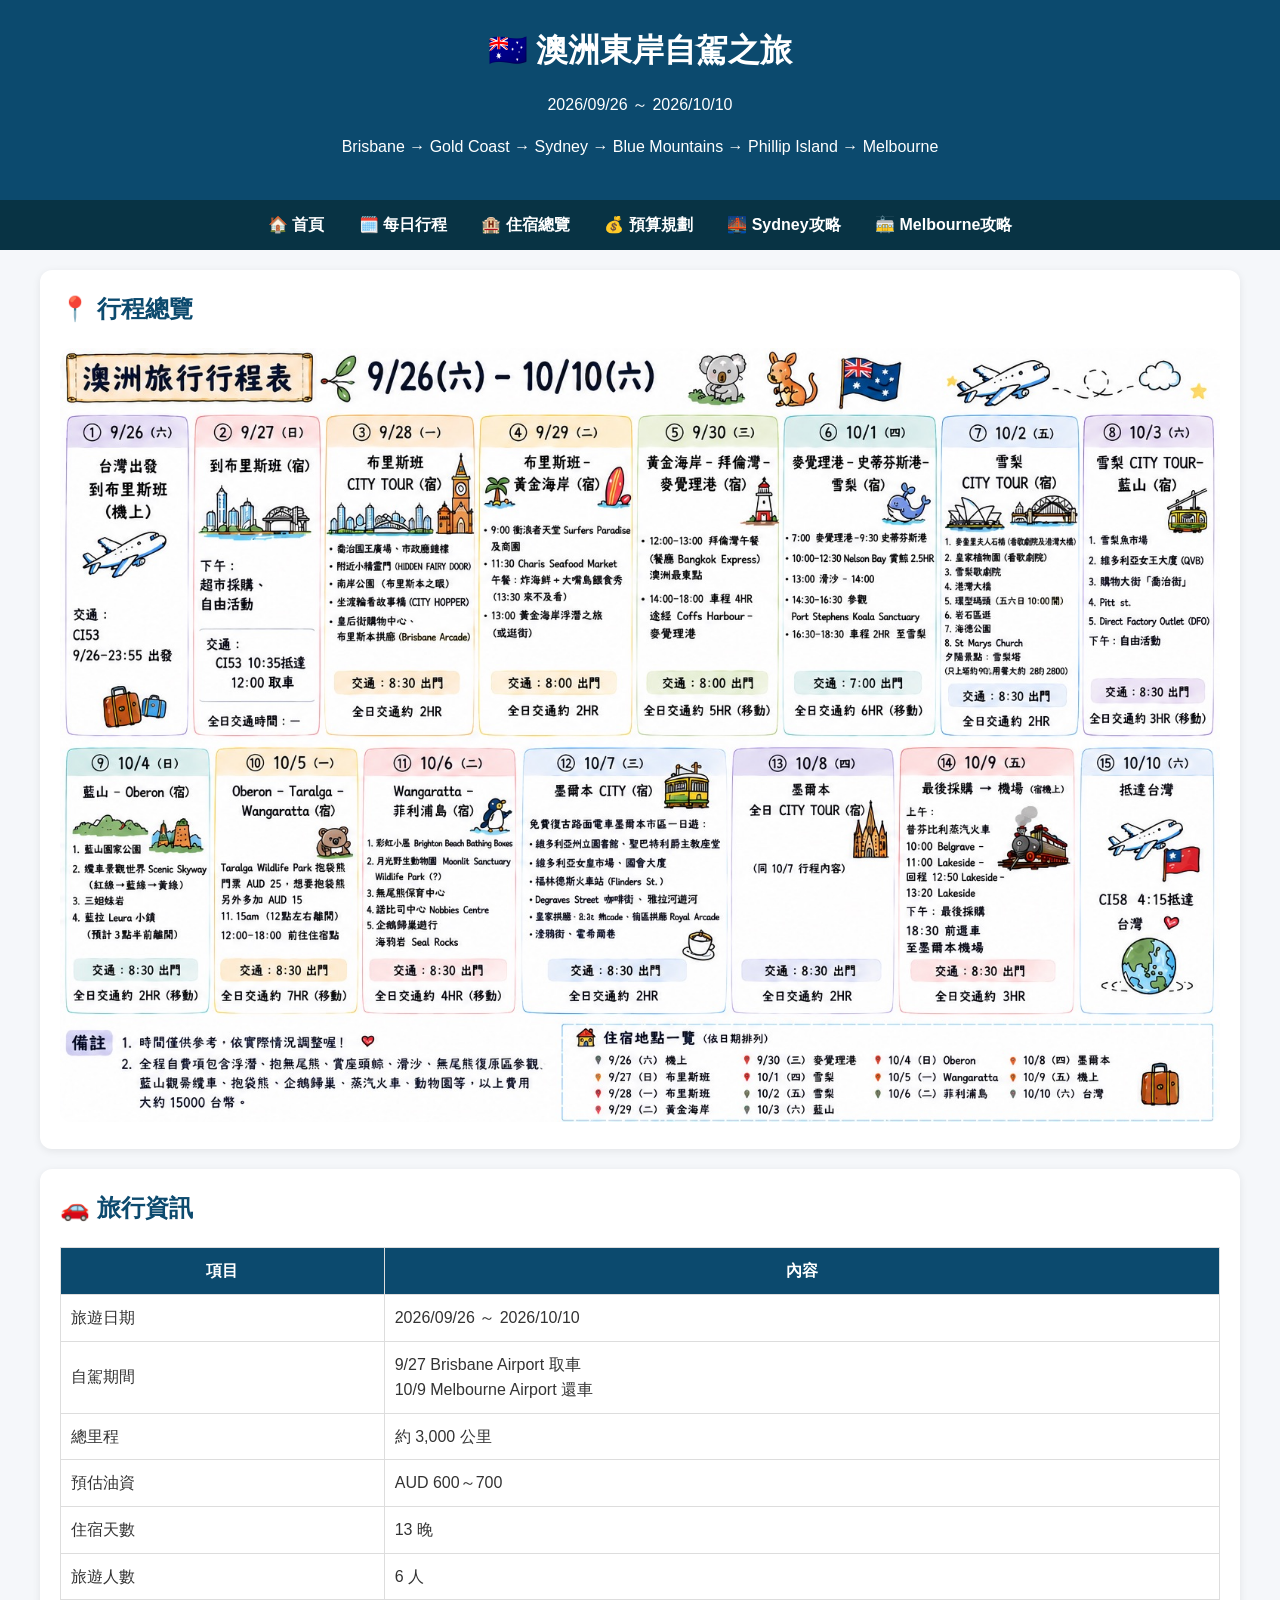
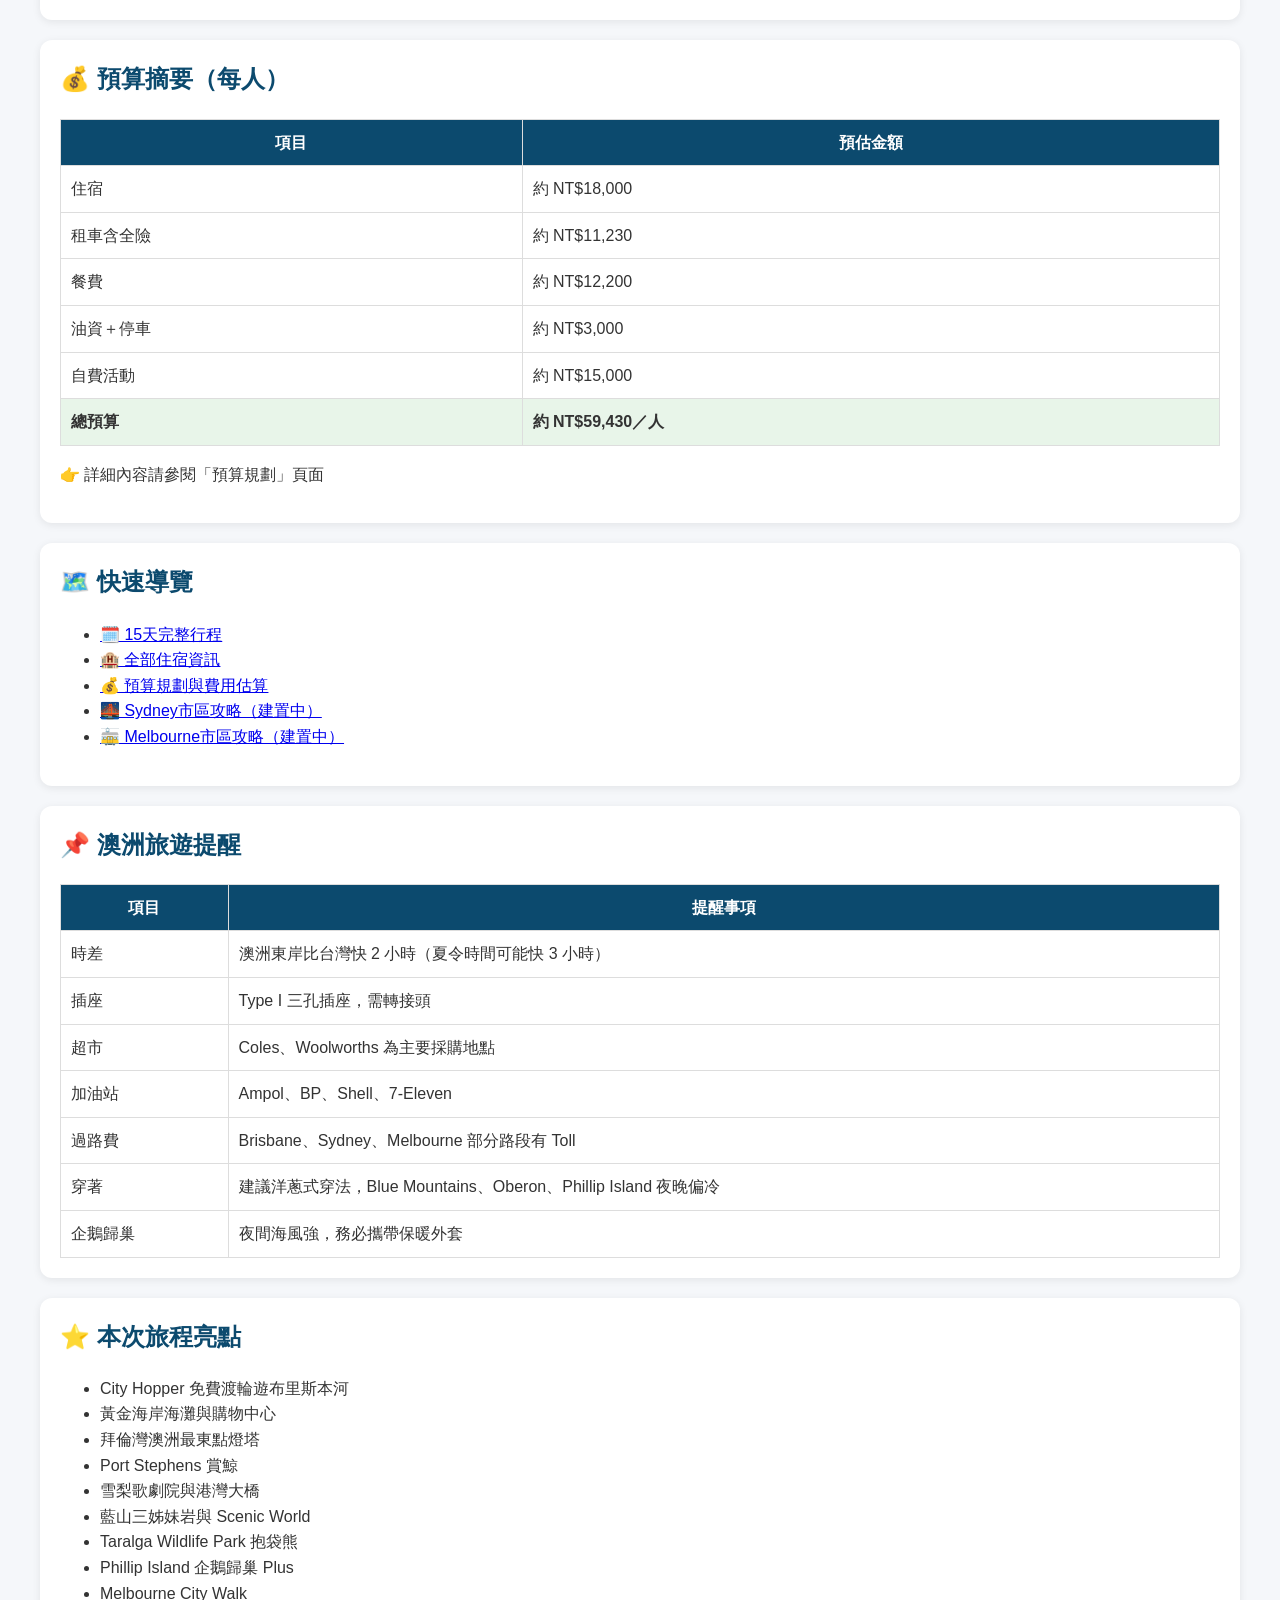
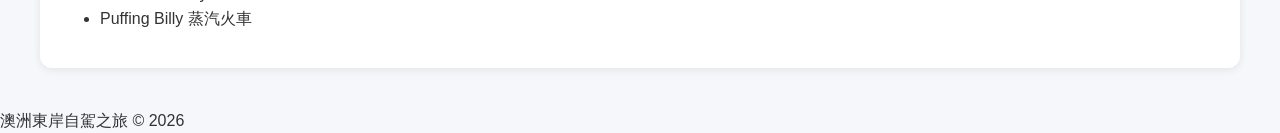
<file: index.html>
<!DOCTYPE html>

<html lang="zh-TW">

<head>
<meta charset="UTF-8">
<meta name="viewport" content="width=device-width, initial-scale=1.0">

<title>🇦🇺 澳洲東岸自駕之旅</title>

<link rel="stylesheet" href="css/style.css">

</head>

<body>

<header>
<h1>🇦🇺 澳洲東岸自駕之旅</h1>
<p>2026/09/26 ～ 2026/10/10</p>
<p>Brisbane → Gold Coast → Sydney → Blue Mountains → Phillip Island → Melbourne</p>
</header>

<nav>
<a href="index.html">🏠 首頁</a>
<a href="itinerary.html">🗓️ 每日行程</a>
<a href="hotels.html">🏨 住宿總覽</a>
<a href="budget.html">💰 預算規劃</a>
<a href="sydney.html">🌉 Sydney攻略</a>
<a href="melbourne.html">🚋 Melbourne攻略</a>
</nav>

<div class="container">

<div class="card">

<h2>📍 行程總覽</h2>

<img src="australia-itinerary.jpg"
alt="澳洲東岸自駕之旅"
style="width:100%;border-radius:12px;">

</div>

<div class="card">

<h2>🚗 旅行資訊</h2>

<table>

<tr>
<th>項目</th>
<th>內容</th>
</tr>

<tr>
<td>旅遊日期</td>
<td>2026/09/26 ～ 2026/10/10</td>
</tr>

<tr>
<td>自駕期間</td>
<td>9/27 Brisbane Airport 取車<br>10/9 Melbourne Airport 還車</td>
</tr>

<tr>
<td>總里程</td>
<td>約 3,000 公里</td>
</tr>

<tr>
<td>預估油資</td>
<td>AUD 600～700</td>
</tr>

<tr>
<td>住宿天數</td>
<td>13 晚</td>
</tr>

<tr>
<td>旅遊人數</td>
<td>6 人</td>
</tr>

</table>

</div>

<div class="card">

<h2>💰 預算摘要（每人）</h2>

<table>

<tr>
<th>項目</th>
<th>預估金額</th>
</tr>

<tr>
<td>住宿</td>
<td>約 NT$18,000</td>
</tr>

<tr>
<td>租車含全險</td>
<td>約 NT$11,230</td>
</tr>

<tr>
<td>餐費</td>
<td>約 NT$12,200</td>
</tr>

<tr>
<td>油資＋停車</td>
<td>約 NT$3,000</td>
</tr>

<tr>
<td>自費活動</td>
<td>約 NT$15,000</td>
</tr>

<tr style="background:#e8f5e9;font-weight:bold;">
<td>總預算</td>
<td>約 NT$59,430／人</td>
</tr>

</table>

<p>
👉 詳細內容請參閱「預算規劃」頁面
</p>

</div>

<div class="card">

<h2>🗺️ 快速導覽</h2>

<ul>
<li><a href="itinerary.html">🗓️ 15天完整行程</a></li>
<li><a href="hotels.html">🏨 全部住宿資訊</a></li>
<li><a href="budget.html">💰 預算規劃與費用估算</a></li>
<li><a href="sydney.html">🌉 Sydney市區攻略（建置中）</a></li>
<li><a href="melbourne.html">🚋 Melbourne市區攻略（建置中）</a></li>
</ul>

</div>
<div class="card">

<h2>📌 澳洲旅遊提醒</h2>

<table>

<tr>
<th>項目</th>
<th>提醒事項</th>
</tr>

<tr>
<td>時差</td>
<td>澳洲東岸比台灣快 2 小時（夏令時間可能快 3 小時）</td>
</tr>

<tr>
<td>插座</td>
<td>Type I 三孔插座，需轉接頭</td>
</tr>

<tr>
<td>超市</td>
<td>Coles、Woolworths 為主要採購地點</td>
</tr>

<tr>
<td>加油站</td>
<td>Ampol、BP、Shell、7-Eleven</td>
</tr>

<tr>
<td>過路費</td>
<td>Brisbane、Sydney、Melbourne 部分路段有 Toll</td>
</tr>

<tr>
<td>穿著</td>
<td>建議洋蔥式穿法，Blue Mountains、Oberon、Phillip Island 夜晚偏冷</td>
</tr>

<tr>
<td>企鵝歸巢</td>
<td>夜間海風強，務必攜帶保暖外套</td>
</tr>

</table>

</div>
  
<div class="card">

<h2>⭐ 本次旅程亮點</h2>

<ul>
<li>City Hopper 免費渡輪遊布里斯本河</li>
<li>黃金海岸海灘與購物中心</li>
<li>拜倫灣澳洲最東點燈塔</li>
<li>Port Stephens 賞鯨</li>
<li>雪梨歌劇院與港灣大橋</li>
<li>藍山三姊妹岩與 Scenic World</li>
<li>Taralga Wildlife Park 抱袋熊</li>
<li>Phillip Island 企鵝歸巢 Plus</li>
<li>Melbourne City Walk</li>
<li>Puffing Billy 蒸汽火車</li>
</ul>

</div>

</div>

<footer>
澳洲東岸自駕之旅 © 2026
</footer>

</body>

</html>
</file>
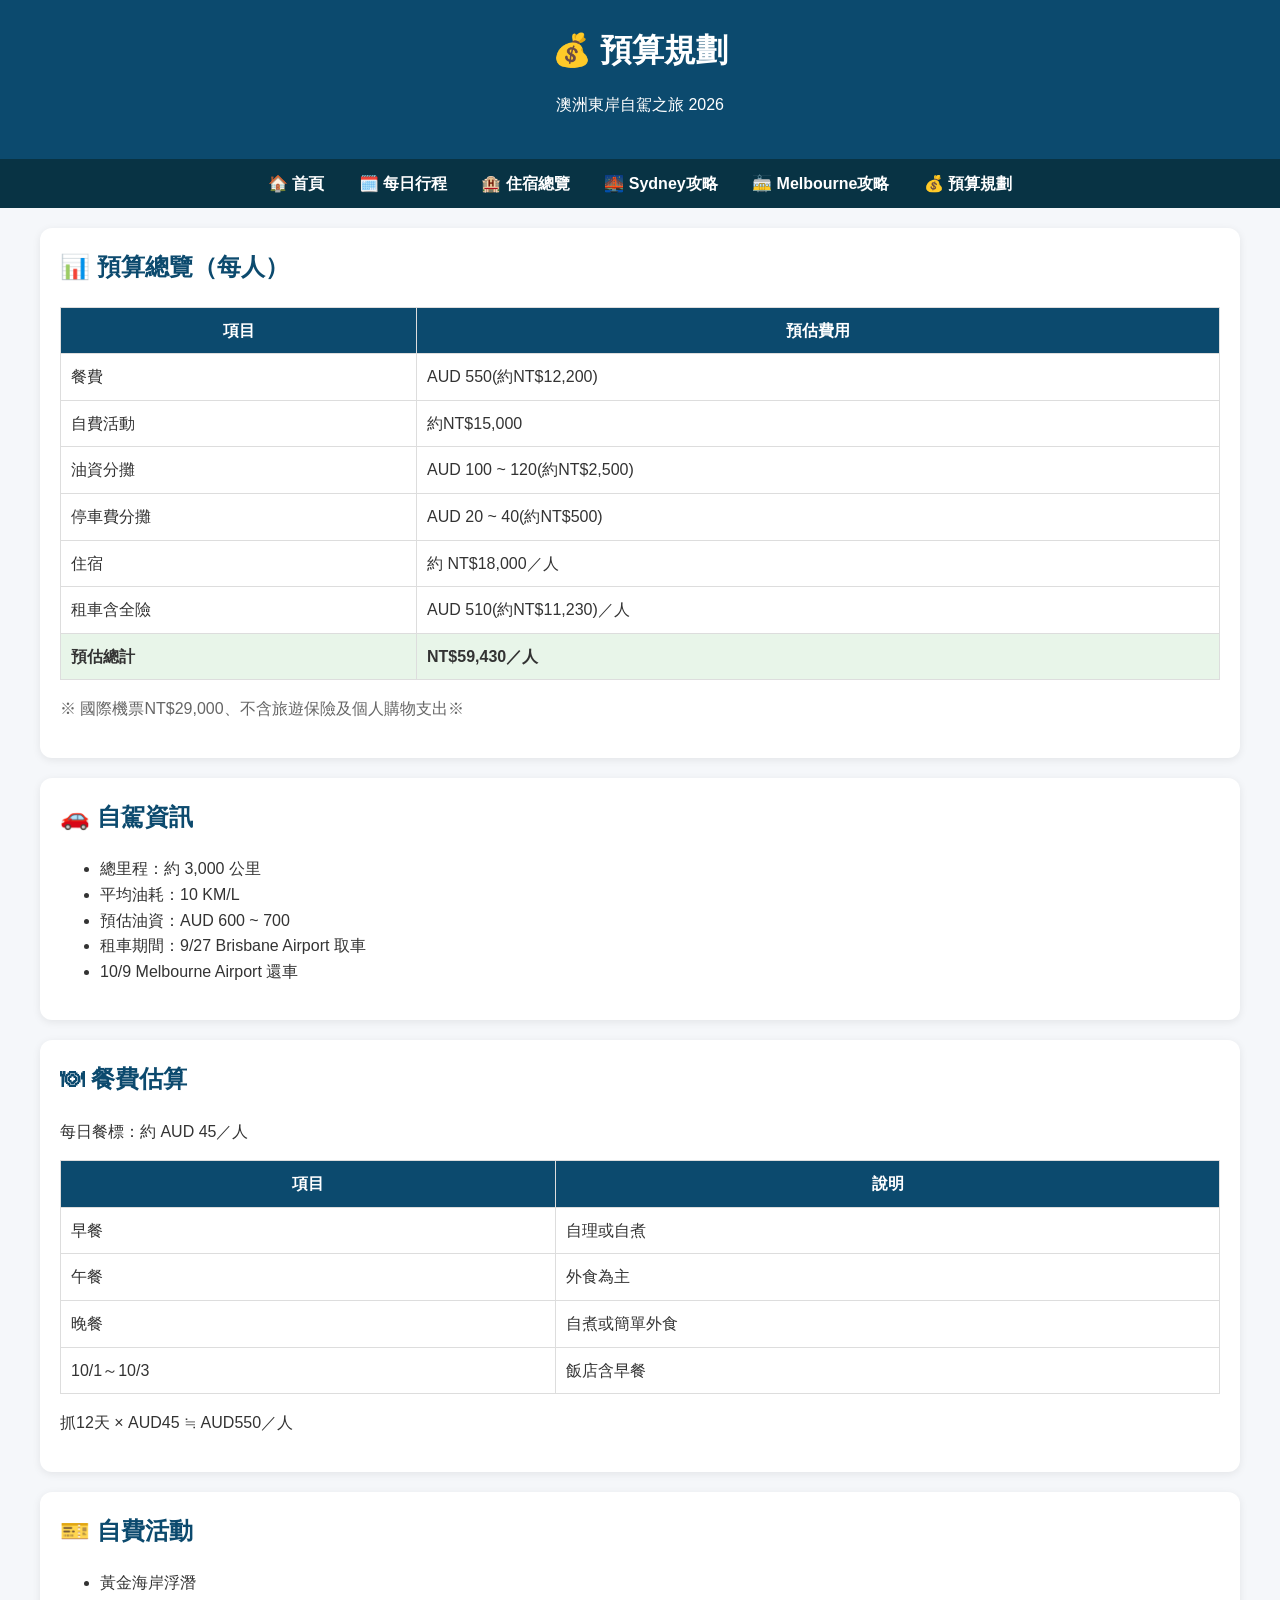
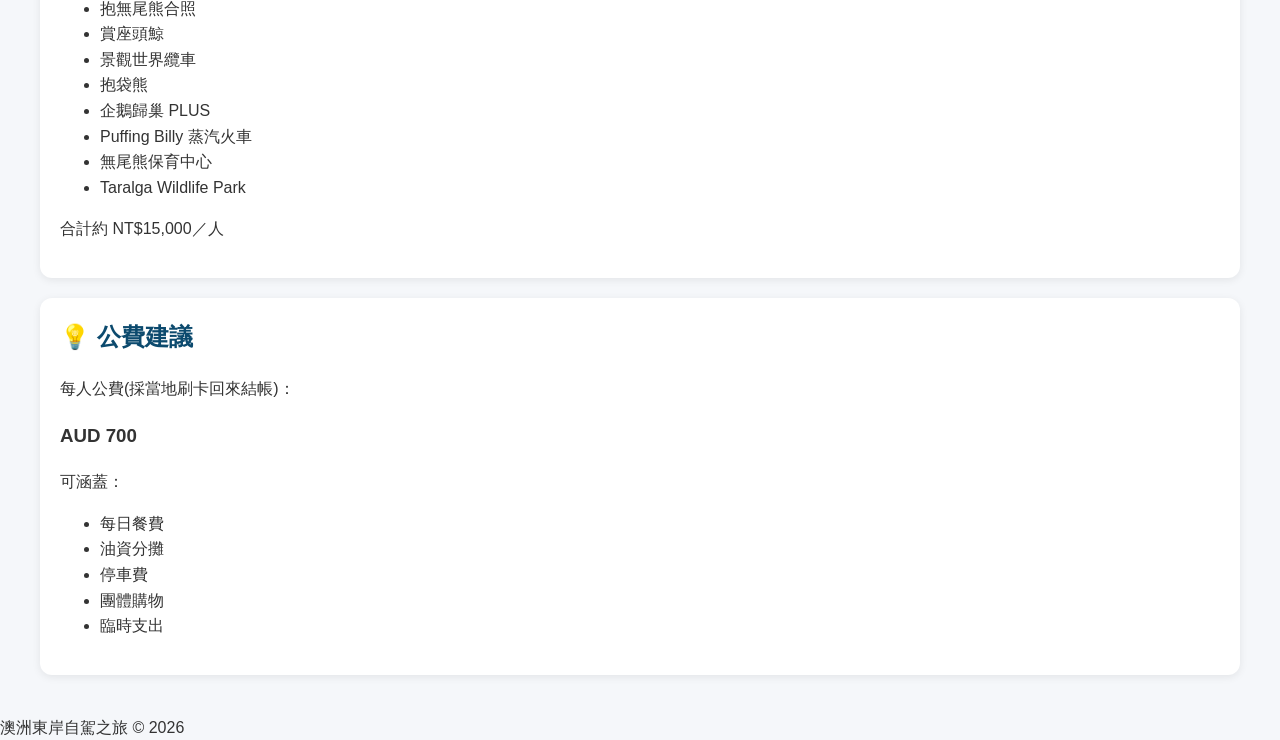
<file: budget.html>
<!DOCTYPE html>
<html lang="zh-TW">

<head>
<meta charset="UTF-8">
<meta name="viewport" content="width=device-width, initial-scale=1.0">

<title>預算規劃｜澳洲東岸自駕之旅</title>

<link rel="stylesheet" href="css/style.css">

</head>

<body>

<header>
<h1>💰 預算規劃</h1>
<p>澳洲東岸自駕之旅 2026</p>
</header>

<nav>
<a href="index.html">🏠 首頁</a>
<a href="itinerary.html">🗓️ 每日行程</a>
<a href="hotels.html">🏨 住宿總覽</a>
<a href="sydney.html">🌉 Sydney攻略</a>
<a href="melbourne.html">🚋 Melbourne攻略</a>
<a href="budget.html">💰 預算規劃</a>
</nav>

<div class="container">

<div class="card">

<h2>📊 預算總覽（每人）</h2>

<table>
<tr>
<th>項目</th>
<th>預估費用</th>
</tr>

<tr>
<td>餐費</td>
<td>AUD 550(約NT$12,200)</td>
</tr>

<tr>
<td>自費活動</td>
<td>約NT$15,000</td>
</tr>

<tr>
<td>油資分攤</td>
<td>AUD 100 ~ 120(約NT$2,500)</td>
</tr>

<tr>
<td>停車費分攤</td>
<td>AUD 20 ~ 40(約NT$500)</td>
</tr>

<tr>
<td>住宿</td>
<td>約 NT$18,000／人</td>
</tr>

<tr>
<td>租車含全險</td>
<td>AUD 510(約NT$11,230)／人</td>
</tr>
  
<tr style="background:#e8f5e9;font-weight:bold;">
<td>預估總計</td>
<td>NT$59,430／人</td>
  
</tr>

</table>
  
<p style="color:#666;">
※ 國際機票NT$29,000、不含旅遊保險及個人購物支出※
</p>

</div>

<div class="card">

<h2>🚗 自駕資訊</h2>

<ul>
<li>總里程：約 3,000 公里</li>
<li>平均油耗：10 KM/L</li>
<li>預估油資：AUD 600 ~ 700</li>
<li>租車期間：9/27 Brisbane Airport 取車</li>
<li>10/9 Melbourne Airport 還車</li>
</ul>

</div>

<div class="card">

<h2>🍽 餐費估算</h2>

<p>每日餐標：約 AUD 45／人</p>

<table>

<tr>
<th>項目</th>
<th>說明</th>
</tr>

<tr>
<td>早餐</td>
<td>自理或自煮</td>
</tr>

<tr>
<td>午餐</td>
<td>外食為主</td>
</tr>

<tr>
<td>晚餐</td>
<td>自煮或簡單外食</td>
</tr>

<tr>
<td>10/1～10/3</td>
<td>飯店含早餐</td>
</tr>

</table>

<p>
抓12天 × AUD45 ≒ AUD550／人
</p>

</div>

<div class="card">

<h2>🎫 自費活動</h2>

<ul>
<li>黃金海岸浮潛</li>
<li>抱無尾熊合照</li>
<li>賞座頭鯨</li>
<li>景觀世界纜車</li>
<li>抱袋熊</li>
<li>企鵝歸巢 PLUS</li>
<li>Puffing Billy 蒸汽火車</li>
<li>無尾熊保育中心</li>
<li>Taralga Wildlife Park</li>
</ul>

<p>
合計約 NT$15,000／人
</p>

</div>

<div class="card">

<h2>💡 公費建議</h2>

<p>
每人公費(採當地刷卡回來結帳)：
</p>

<h3>
AUD 700
</h3>

<p>
可涵蓋：
</p>

<ul>
<li>每日餐費</li>
<li>油資分攤</li>
<li>停車費</li>
<li>團體購物</li>
<li>臨時支出</li>
</ul>

</div>

</div>

<footer>
澳洲東岸自駕之旅 © 2026
</footer>

</body>
</html>
</file>
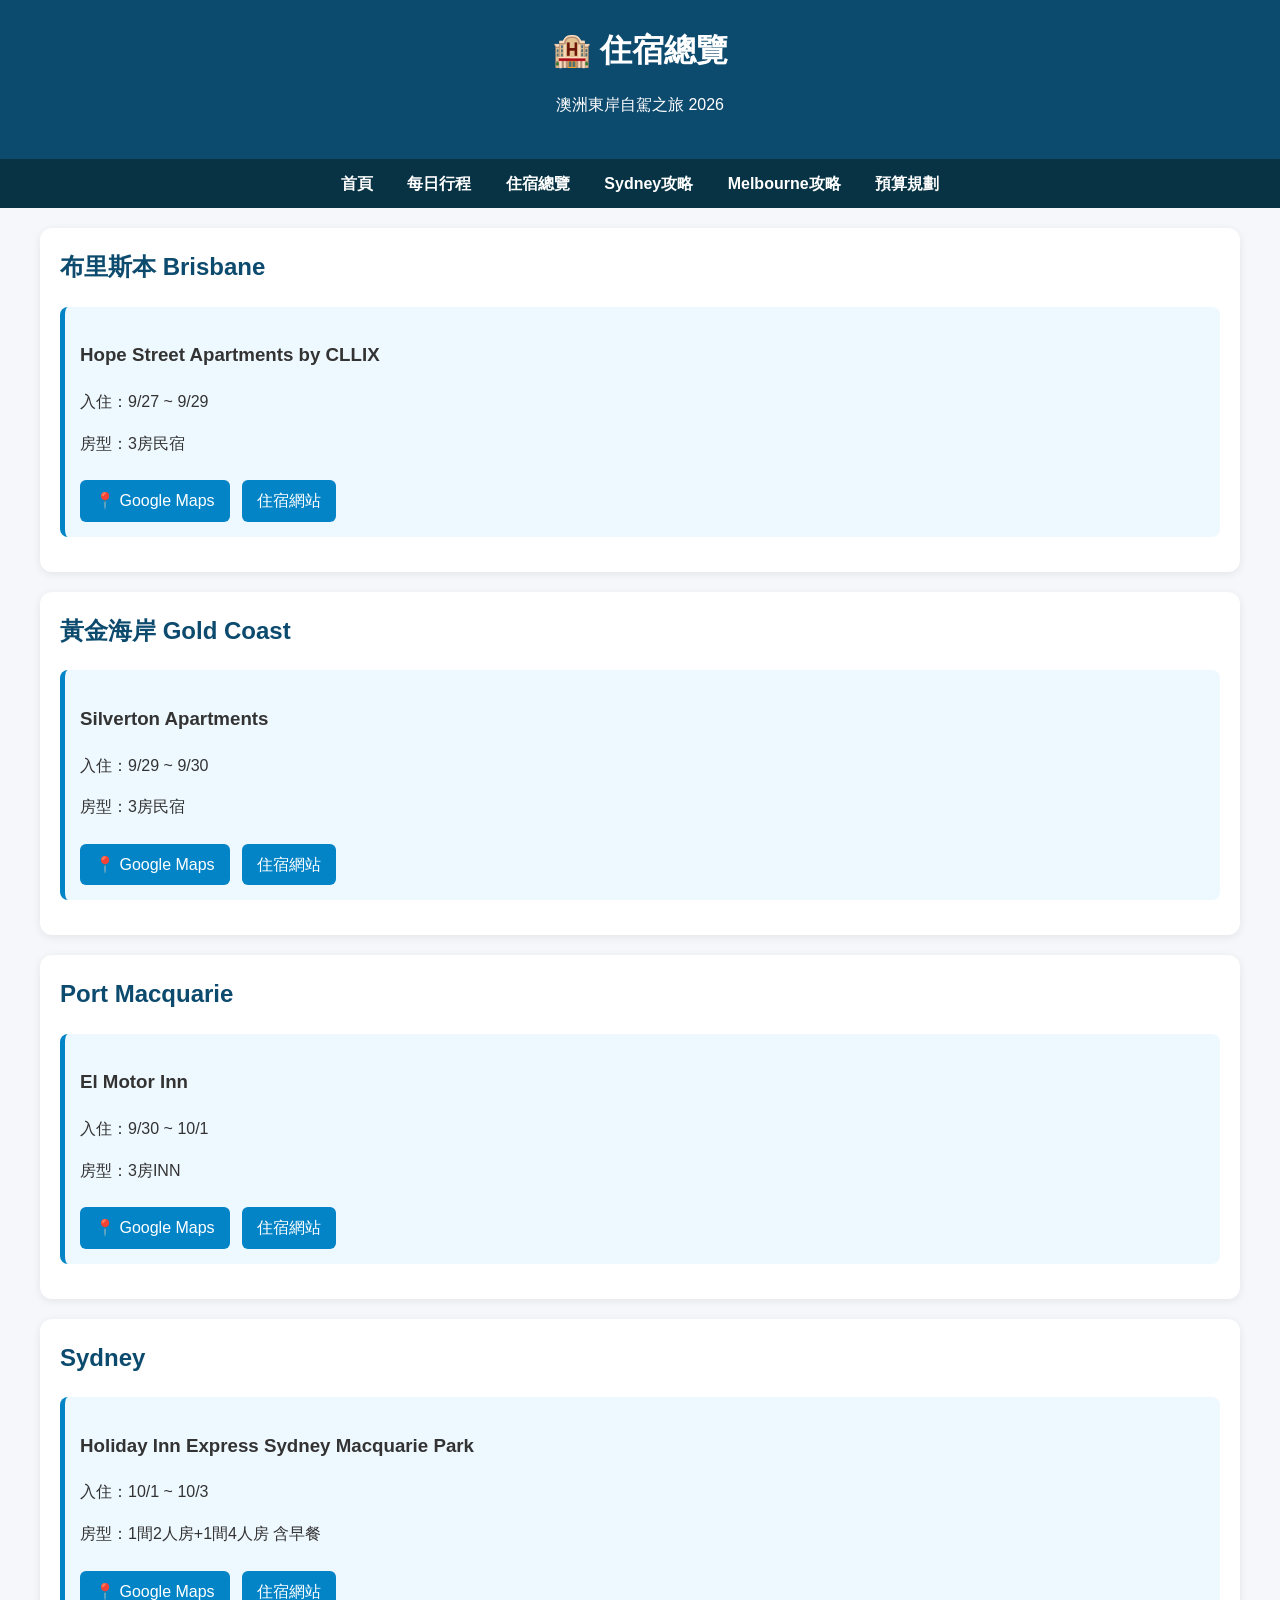
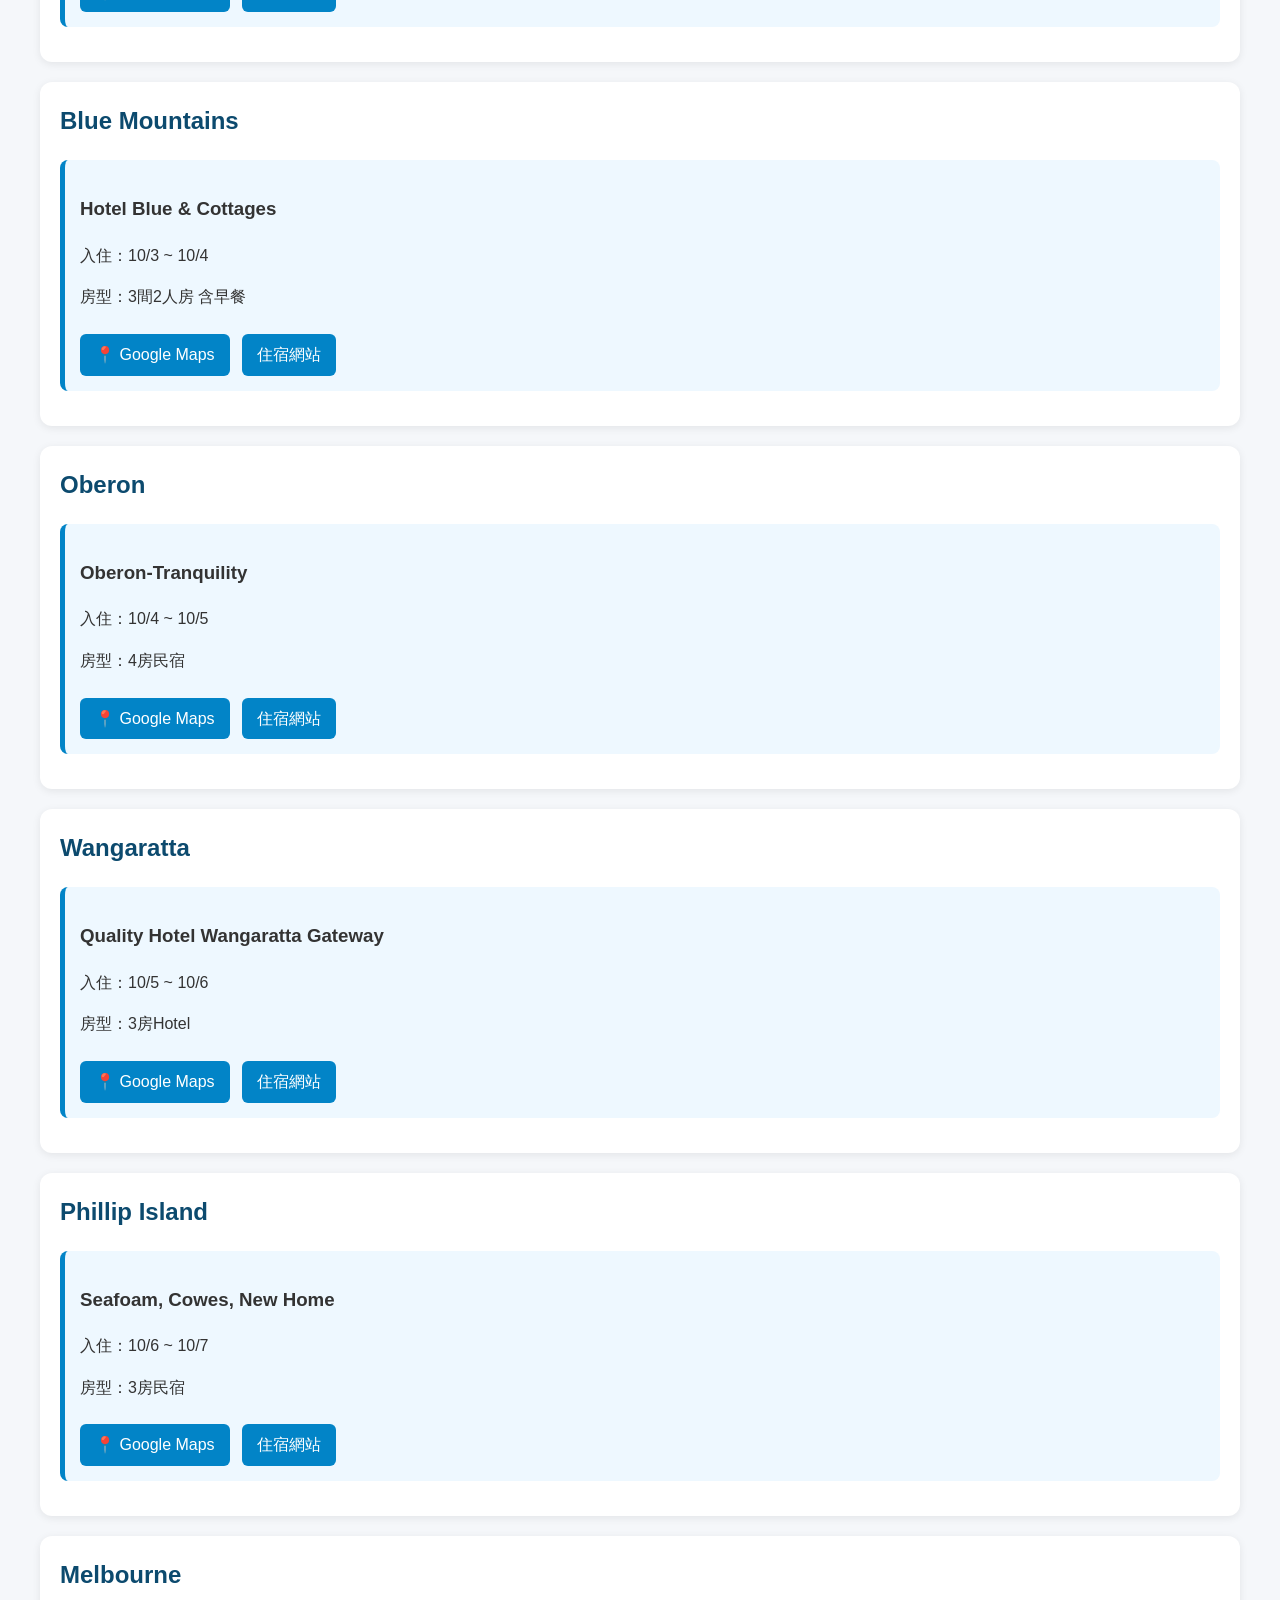
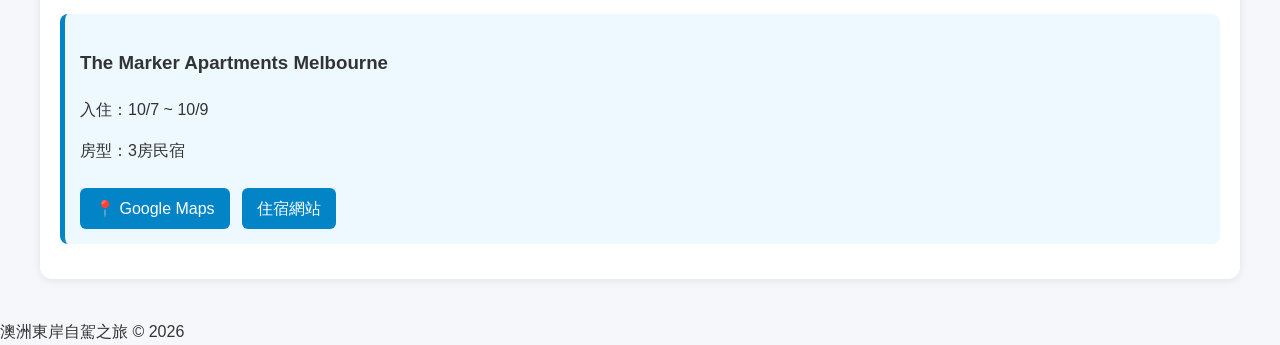
<file: hotels.html>
<!DOCTYPE html>

<html lang="zh-TW">

<head>
<meta charset="UTF-8">
<meta name="viewport" content="width=device-width, initial-scale=1.0">

<title>住宿總覽｜澳洲東岸自駕之旅</title>

<link rel="stylesheet" href="css/style.css">

</head>

<body>

<header>
<h1>🏨 住宿總覽</h1>
<p>澳洲東岸自駕之旅 2026</p>
</header>

<nav>
<a href="index.html">首頁</a>
<a href="itinerary.html">每日行程</a>
<a href="hotels.html">住宿總覽</a>
<a href="sydney.html">Sydney攻略</a>
<a href="melbourne.html">Melbourne攻略</a>
<a href="budget.html">預算規劃</a>
</nav>

<div class="container">

<div class="card">

<h2>布里斯本 Brisbane</h2>

<div class="hotel-card">
<h3>Hope Street Apartments by CLLIX</h3>
<p>入住：9/27 ~ 9/29 </p>
<p>房型：3房民宿  </p>

<a class="btn"
href="https://maps.google.com/?q=Hope+Street+Apartments+Brisbane"
target="_blank">
📍 Google Maps
</a>

<a class="btn"
href="https://www.agoda.com/zh-tw/brisbane-casino-tower-south-bank/hotel/brisbane-au.html"
target="_blank">
住宿網站 </a>

</div>

</div>

<div class="card">

<h2>黃金海岸 Gold Coast</h2>

<div class="hotel-card">
<h3>Silverton Apartments</h3>
<p>入住：9/29 ~ 9/30</p>
<p>房型：3房民宿 </p>
  
<a class="btn"
href="https://maps.google.com/?q=Silverton+Apartments+Surfers+Paradise"
target="_blank">
📍 Google Maps
</a>

<a class="btn"
href="https://www.agoda.com/zh-tw/silverton-apartments/hotel/gold-coast-au.html"
target="_blank">
住宿網站 </a>

</div>

</div>

<div class="card">

<h2>Port Macquarie</h2>

<div class="hotel-card">
<h3>El Motor Inn</h3>
<p>入住：9/30 ~ 10/1</p>
<p>房型：3房INN </p>

<a class="btn"
href="https://maps.google.com/?q=El+Motor+Inn+Port+Macquarie"
target="_blank">
📍 Google Maps
</a>

<a class="btn"
href="https://www.booking.com/hotel/au/el-paso-motor-inn.zh-tw.html"
target="_blank">
住宿網站 </a>

</div>

</div>

<div class="card">

<h2>Sydney</h2>

<div class="hotel-card">
<h3>Holiday Inn Express Sydney Macquarie Park</h3>
<p>入住：10/1 ~ 10/3</p>
<p>房型：1間2人房+1間4人房 含早餐 </p>

<a class="btn"
href="https://maps.google.com/?q=Holiday+Inn+Express+Sydney+Macquarie+Park"
target="_blank">
📍 Google Maps
</a>

<a class="btn"
href="https://www.ihg.com/holidayinnexpress/hotels/us/en/sydney/sydmp/hoteldetail"
target="_blank">
住宿網站 </a>

</div>

</div>

<div class="card">

<h2>Blue Mountains</h2>

<div class="hotel-card">
<h3>Hotel Blue & Cottages</h3>
<p>入住：10/3 ~ 10/4</p>
<p>房型：3間2人房 含早餐 </p>

<a class="btn"
href="https://maps.google.com/?q=Hotel+Blue+Katoomba"
target="_blank">
📍 Google Maps
</a>

<a class="btn"
href="https://www.agoda.com/zh-tw/hotel-blue-conference-centre/hotel/blue-mountains-au.html"
target="_blank">
住宿網站 </a>

</div>

</div>

<div class="card">

<h2>Oberon</h2>

<div class="hotel-card">
<h3>Oberon-Tranquility</h3>
<p>入住：10/4 ~ 10/5</p>
<p>房型：4房民宿 </p>

<a class="btn"
href="https://maps.google.com/?q=Oberon+Tranquility+Oberon+NSW"
target="_blank">
📍 Google Maps
</a>

<a class="btn"
href="https://www.booking.com/hotel/au/tranquility-oberon.zh-tw.html"
target="_blank">
住宿網站 </a>

</div>

</div>

<div class="card">

<h2>Wangaratta</h2>

<div class="hotel-card">
<h3>Quality Hotel Wangaratta Gateway</h3>
<p>入住：10/5 ~ 10/6</p>
<p>房型：3房Hotel </p>

<a class="btn"
href="https://maps.google.com/?q=Quality+Hotel+Wangaratta+Gateway"
target="_blank">
📍 Google Maps
</a>

<a class="btn"
href="https://www.agoda.com/zh-tw/quality-hotel-wangaratta-gateway/hotel/wangaratta-au.html"
target="_blank">
住宿網站 </a>

</div>

</div>

<div class="card">

<h2>Phillip Island</h2>

<div class="hotel-card">
<h3>Seafoam, Cowes, New Home</h3>
<p>入住：10/6 ~ 10/7</p>
<p>房型：3房民宿 </p>

  <a class="btn"
href="https://maps.google.com/?q=Seafoam+Cowes+Phillip+Island"
target="_blank">
📍 Google Maps
</a>

<a class="btn"
href="https://www.agoda.com/zh-tw/seafoam-cowes-new-home-fast-nbn-wifi/hotel/phillip-island-au.html"
target="_blank">
住宿網站 </a>

</div>

</div>

<div class="card">

<h2>Melbourne</h2>

<div class="hotel-card">
<h3>The Marker Apartments Melbourne</h3>
<p>入住：10/7 ~ 10/9</p>
<p>房型：3房民宿 </p>

<a class="btn"
href="https://maps.google.com/?q=The+Marker+Apartments+Melbourne"
target="_blank">
📍 Google Maps
</a>

<a class="btn"
href="https://www.agoda.com/zh-tw/the-marker-apartments-melbourne/hotel/melbourne-au.html"
target="_blank">
住宿網站 </a>

</div>

</div>

</div>

<footer>
澳洲東岸自駕之旅 © 2026
</footer>

</body>
</html>
</file>
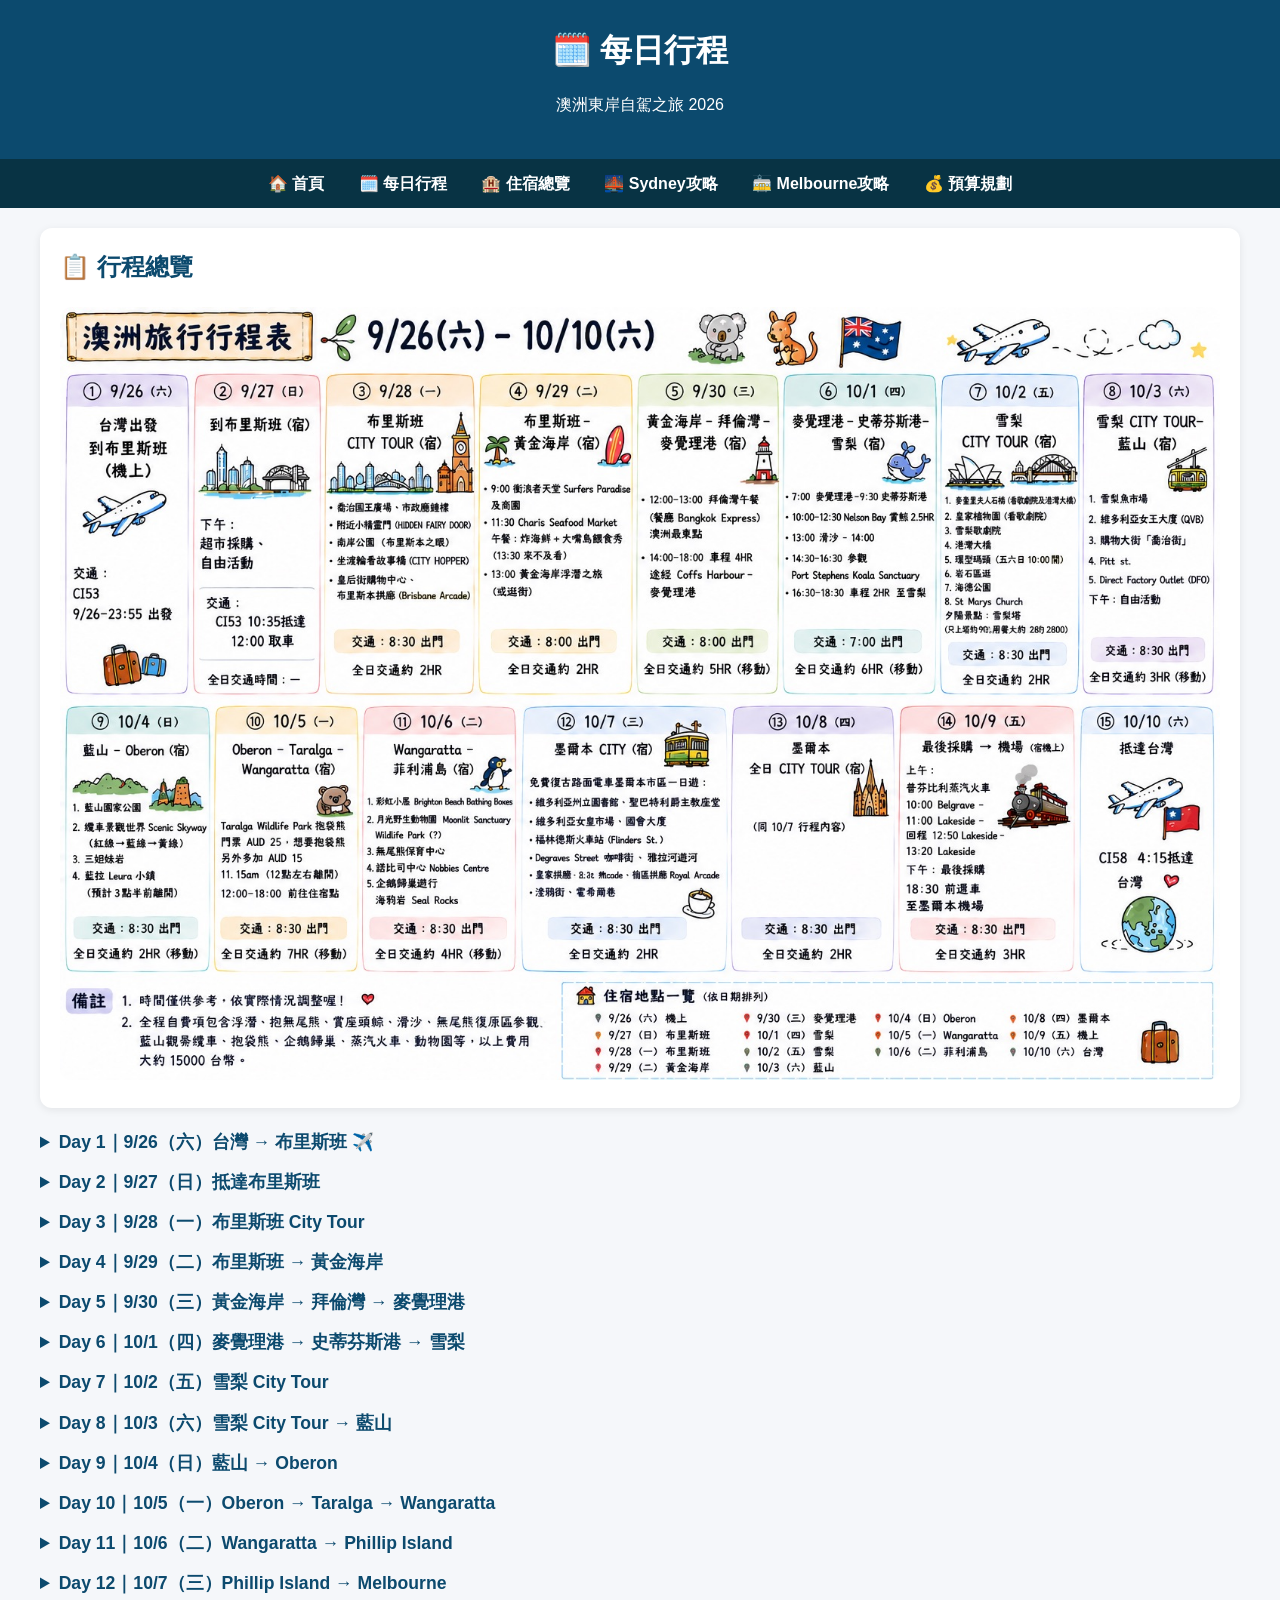
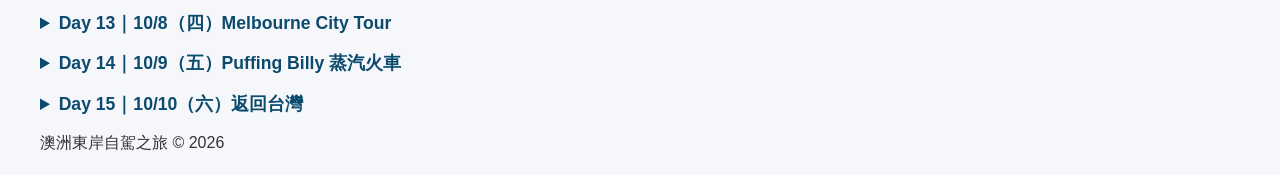
<file: itinerary.html>
<!DOCTYPE html>
<html lang="zh-TW">
<head>
<meta charset="UTF-8">
<meta name="viewport" content="width=device-width, initial-scale=1.0">
<title>每日行程｜澳洲東岸自駕之旅</title>

<link rel="stylesheet" href="css/style.css">
</head>

<body>

<header>
<h1>🗓️ 每日行程</h1>
<p>澳洲東岸自駕之旅 2026</p>
</header>

<nav>
<a href="index.html">🏠 首頁</a>
<a href="itinerary.html">🗓️ 每日行程</a>
<a href="hotels.html">🏨 住宿總覽</a>
<a href="sydney.html">🌉 Sydney攻略</a>
<a href="melbourne.html">🚋 Melbourne攻略</a>
<a href="budget.html">💰 預算規劃</a>
</nav>

<div class="container">

<div class="card">
<h2>📋 行程總覽</h2>

<img src="australia-itinerary.jpg"
style="width:100%;border-radius:12px;">
</div>

<details>
<summary>Day 1｜9/26（六）台灣 → 布里斯班 ✈️</summary>

<p><strong>航班：</strong> CI53</p>

<p>23:55 桃園機場出發</p>

<p>夜宿機上</p>

<p>🏨 住宿：機上</p>

</details>

<details>
<summary>Day 2｜9/27（日）抵達布里斯班</summary>

<p><strong>航班：</strong> CI53</p>

<p>10:35 抵達 Brisbane Airport</p>

<p>12:00 租車取車</p>

<h4>下午行程</h4>

<ul>
<li>超市採購（Coles / Woolworths）</li>
<li>自由活動</li>
<li>可至 South Bank 散步</li>
</ul>

<p>🚗 全日交通：1小時</p>

<p>🏨 Hope Street Apartments by CLLIX</p>

</details>

<details>
<summary>Day 3｜9/28（一）布里斯班 City Tour</summary>

<p>08:30 出門 步行1.5KM(經走Victoria Bridge)至或走300M搭巴士444號至市政廳</p>

<ul>
<li>喬治國王廣場 King George Square</li>
<li>布里斯班市政廳</li>
<li>鐘塔 Clock Tower（免費）</li>
<li>布里斯班博物館</li>
<li>小精靈門Hidden Fairy Door</li>
<li>皇后街購物中心Queen Street Mall</li>
<li>布里斯本拱廊Brisbane Arcade</li>
<li>渡輪站Riverside Ferry Terminal</li>
<li>搭City Hopper 渡輪</li>
<li>至南岸公園South Bank站下船</li>
<li>地標字及布里斯本之眼(夜景很漂亮)-高雄姐妹市地標</li>
</ul>

<p>

<a class="btn"
href="https://www.google.com/maps/dir/King+George+Square+Brisbane/Brisbane+City+Hall/Brisbane+Museum/Queen+Street+Mall/Brisbane+Arcade/Riverside+Ferry+Terminal/South+Bank+Parklands"
target="_blank">

🗺️ Brisbane City Tour 導航

</a>

</p>
  
<p>🚗 全日交通：步行及渡輪</p>

<p>🏨 Hope Street Apartments by CLLIX</p>

</details>

<details>
<summary>Day 4｜9/29（二）布里斯班 → 黃金海岸</summary>

<p>08:00 出門 車程1小時</p>

<h4>上午</h4>

<ul>
<li>9:00 Surfers Paradise 衝浪者天堂</li>
<li>海灘與商圈散步</li>
</ul>

<h4>午餐</h4>

<ul>
<li>11:30 Charis Seafood Market</li>
<li>炸海鮮午餐</li>
<li>大嘴鳥餵食秀</li>
</ul>

<h4>下午</h4>

<ul>
<li>13:30-16:00黃金海岸浮潛行程（或逛街）</li>
<li>Pacific Fair Shopping Centre</li>
<li>Harbour Town Outlet</li>
</ul>

<p>🚗 全日交通：約 2HR</p>

<p>🏨 Silverton Apartments</p>

</details>

<details>
<summary>Day 5｜9/30（三）黃金海岸 → 拜倫灣 → 麥覺理港</summary>

<p>08:20 出門 車程0.5HR</p>

<h4>09:00－12:00</h4>

<ul>
<li>Currumbin Wildlife Sanctuary</li>
<li>抱無尾熊合照</li>
<li>餵袋鼠</li>
</ul>

<h4>12:00－13:00</h4>

<p>車程前往拜倫灣</p>

<h4>13:00－14:00</h4>

<ul>
<li>Bangkok Express 午餐</li>
<li>澳洲最東點 Cape Byron</li>
<li>拜倫灣燈塔</li>
</ul>

<h4>14:00－18:00</h4>

<ul>
<li>經 Coffs Harbour</li>
<li>前往 Port Macquarie</li>
</ul>

<p>🚗 全日交通：約 5HR（移動日）</p>
</details>
  
<details>
<summary>Day 6｜10/1（四）麥覺理港 → 史蒂芬斯港 → 雪梨</summary>

<p>06:45 出發 車程2.5HR</p>

<h4>06:45－09:30</h4>
<p>麥覺理港 → Nelson Bay</p>

<h4>10:00－12:30</h4>
<ul>
<li>Nelson Bay 賞鯨之旅</li>
<li>約 2.5 小時</li>
</ul>

<h4>13:00－14:00</h4>
<p>午餐</p>

<h4>14:30－16:30</h4>
<ul>
<li>Port Stephens Koala Sanctuary</li>
<li>無尾熊保育園區</li>
</ul>

<h4>16:30－18:30</h4>
<p>前往雪梨住宿</p>

<p>🚗 全日交通：約 6HR（移動日）</p>

<p>🏨 Holiday Inn Express Sydney Macquarie Park</p>

</details>

<details>
<summary>Day 7｜10/2（五）雪梨 City Tour</summary>

<p>08:30 出門 搭地鐵</p>

<p>Macquarie University Station → M1 Metro → Martin Place/Gadigal</p>

<ul>
<li>St Mary's Cathedral</li>
<li>Hyde Park</li>
<li>Royal Botanic Garden</li>
<li>Mrs Macquarie's Chair</li>
<li>Opera House</li>
<li>Circular Quay（午餐）</li>
<li>Harbour Bridge 遠拍</li>
<li>The Rocks 岩石區</li>
<li>Sydney Tower（日落）</li>
</ul>

  <p>

<a class="btn"
href="https://www.google.com/maps/dir/St+Marys+Cathedral+Sydney/Hyde+Park+Sydney/Royal+Botanic+Garden+Sydney/Mrs+Macquaries+Chair/Sydney+Opera+House/Circular+Quay/The+Rocks/Sydney+Tower+Eye"
target="_blank">

🗺️ Sydney City Tour 導航

</a>

</p>
  
<p>🚗 全日交通：捷運單程0.5小時+步行8-10KM</p>

<p>🏨 Holiday Inn Express Sydney Macquarie Park</p>

</details>

<details>
<summary>Day 8｜10/3（六）雪梨 City Tour → 藍山</summary>

<p>08:30 出門 搭地鐵</p>

<ul>
<li>Town Hall</li>
<li>QVB</li>
<li>George Street</li>
<li>Pitt Street Mall</li>
</ul>

<h4>12:00－14:00</h4>

<ul>
<li>Sydney Fish Market</li>
<li>魚市場午餐</li>
</ul>
  
<h4>14:00 返回飯店取車</h4>
<h4>15:00 出發</h4>

<p>前往 Leura</p>

<h4>15:00－17:00</h4>

<p>前往藍山住宿</p>

  <p>

<a class="btn"
href="https://www.google.com/maps/dir/QVB+Sydney/George+Street+Sydney/Pitt+Street+Mall+Sydney/Sydney+Fish+Market/Leura+NSW"
target="_blank">

🗺️ Sydney → Leura 導航

</a>

</p>

<p>🚗 全日交通：地鐵+步行約 3HR（移動日）</p>

<p>🏨 Hotel Blue & Cottages</p>

</details>

<details>
<summary>Day 9｜10/4（日）藍山 → Oberon</summary>

<p>08:30 出門 車程0.5HR</p>

<h4>09:00－12:00</h4>

<ul>
<li>景觀世界Secnic World纜車從上往下搭乘</li>
<li>紅線Scenic Railway</li>
<li>步行到藍線Scenic Cableway</li>
<li>黃線高空纜車Scenic Skyway</li>
<li>回聲岬瞭望台Echo Point</li>
<li>三姐妹岩Three Sisters</li>
</ul>

<h4>12:00－15:00</h4>

<ul>
<li>Leura 小鎮</li>
<li>午餐與逛街</li>
</ul>

<h4>15:30－17:00</h4>

<p>前往 Oberon(預計3點半前離開)
路上要採買一點菜,晚上要吃.</p>

<p>🚗 全日交通：約 2HR（移動日）</p>

<p>🏨 Oberon Tranquility</p>

</details>

<details>
<summary>Day 10｜10/5（一）Oberon → Taralga → Wangaratta</summary>

<p>08:30 出門 車程1.5HR</p>

<h4>10:00－12:00</h4>

<ul>
<li>Taralga Wildlife Park</li>
<li>野生動物互動,預計11:15分有抱袋熊活動</li>
</ul>

<h4>12:00－18:00</h4>

<p>前往 Wangaratta</p>

<p>🚗 全日交通：約 7HR（移動日）</p>

<p>🏨 Quality Hotel Wangaratta Gateway</p>

</details>

<details>
<summary>Day 11｜10/6（二）Wangaratta → Phillip Island</summary>

<p>08:00 出發 車程4HR</p>

<h4>08:00－12:00</h4>
<p>前往墨爾本方向</p>

<h4>12:00－13:00</h4>
<p>午餐</p>

<h4>13:00－15:00</h4>
<ul>
<li>Churchill Island</li>
<li>農莊與海岸景觀</li>
</ul>

<h4>15:00－16:30</h4>
<ul>
<li>Koala Conservation Centre</li>
<li>無尾熊保育中心</li>
</ul>

<h4>16:30－20:00</h4>
<ul>
<li>海岸棧道散步Nobbies Centre</li>
<li>企鵝歸巢遊行Penguin Parade Plus</li>
<li>登陸後去棧道,預計20:30回到住宿點</li>
</ul>

<p>🏨 Seafoam Cowes</p>

</details>


<details>
<summary>Day 12｜10/7（三）Phillip Island → Melbourne</summary>
<p>08:30 出發 車程2HR</p>

<h4>上午酒廠或回墨爾本</h4>

<h4>11:00－18:00 飯店出發步行-DFO outlet-SPENCER outlet-飯店5KM</h4>

<ul>
<li>採購閒晃日</li>
<li>DFO South Wharf</li>
<li>Spencer Outlet</li>
</ul>

<p>

<a class="btn"
href="https://www.google.com/maps/dir/The+Marker+Apartments+Melbourne/DFO+South+Wharf/Spencer+Outlet+Centre+Melbourne/The+Marker+Apartments+Melbourne"
target="_blank">

🗺️ DFO 採購日導航

</a>

</p>
  
<p>🚗 全日交通：車程約2HR+步行5KM</p>

<p>🏨 The Marker Apartments Melbourne</p>

</details>


<details>
<summary>Day 13｜10/8（四）Melbourne City Tour</summary>

<p>08:30 出門 步行+免費電車墨爾本市區一日遊</p>

<ul>
<li>飯店走路15MIN-維多利亞女皇市場 Queen Victoria Market</li>
<li>走路10MIN至維多利亞州立圖書館State Library Victoria</li>
<li>走路5MIN 墨爾本中央購物中心Melbourne Central</li>
<li>搭免費電車5MIN(17,57,59)至國會大廈Parliament House</li>
<li>走路7MIN至聖巴特利爵主教座堂St Patrick's Cathedral</li>
<li>搭免費電車5MIN(35 )-福林德斯火車站Flinders Street Station(墨爾本地標拍照)</li>
<li>咖啡街Degraves Street</li>
<li>聖保羅大教堂St Paul's Cathedral</li>
<li>塗鴨街霍希爾巷Hosier Lane</li>
<li>皇家拱廊Royal Arcade</li>
<li>街區拱廊Block Arcade</li>
</ul>

<p>

<a class="btn"
href="https://www.google.com/maps/dir/Queen+Victoria+Market/State+Library+Victoria/Melbourne+Central/Parliament+House+Melbourne/St+Patricks+Cathedral+Melbourne/Flinders+Street+Station/Degraves+Street/St+Pauls+Cathedral+Melbourne/Hosier+Lane/Royal+Arcade/Block+Arcade"
target="_blank">

🗺️ Melbourne City Walk 導航

</a>

</p>
  
<p>🚶 全日步行：約 8-10KM</p>

<p>🏨 The Marker Apartments Melbourne</p>

</details>


<details>
<summary>Day 14｜10/9（五）Puffing Billy 蒸汽火車</summary>

<p>08:00 出門 車程1HR</p>

<h4>09:00</h4>
<p>Belgrave Station 報到</p>

<h4>10:00－11:00</h4>
<p>Puffing Billy 蒸汽火車（Belgrave → Lakeside）</p>

<h4>12:50－13:20</h4>
<p>回程 Lakeside → Belgrave</p>

<h4>14:00－15:00</h4>
<p>Brighton Beach Bathing Boxes車程</p>

<h4>15:00－16:00</h4>
<p>彩虹小屋Brighton Beach Bathing Boxes拍照</p>

<h4>16:00－17:00</h4>
<p>前往墨爾本機場</p>

<h4>17:00－18:00</h4>
<p>還車</p>

<p>18:30 前完成還車</p>

<p>🏨 機上</p>

</details>


<details>
<summary>Day 15｜10/10（六）返回台灣</summary>

<p>CI58</p>

<p>04:15 抵達台灣</p>

<p>🇹🇼 澳洲東岸自駕之旅圓滿完成</p>

</details>

<footer>
澳洲東岸自駕之旅 © 2026
</footer>

</body>
</html>
</file>
<file: css/style.css>
body{
font-family:"Microsoft JhengHei","Noto Sans TC",Arial,sans-serif;
background:#f5f7fa;
margin:0;
padding:0;
color:#333;
line-height:1.6;
}

header{
background:#0c4a6e;
color:white;
text-align:center;
padding:25px;
}

header h1{
margin:0;
font-size:2rem;
}

.container{
max-width:1200px;
margin:auto;
padding:20px;
}

.card{
background:white;
border-radius:12px;
padding:20px;
margin-bottom:20px;
box-shadow:0 2px 8px rgba(0,0,0,.08);
}

.card h2{
color:#0c4a6e;
margin-top:0;
}

nav{
background:#083344;
padding:12px;
text-align:center;
}

nav a{
color:white;
text-decoration:none;
margin:0 15px;
font-weight:bold;
}

nav a:hover{
text-decoration:underline;
}

table{
width:100%;
border-collapse:collapse;
}

table th{
background:#0c4a6e;
color:white;
}

table th,
table td{
border:1px solid #ddd;
padding:10px;
}

.hotel-card{
background:#eef8ff;
border-left:5px solid #0284c7;
padding:15px;
margin-bottom:15px;
border-radius:8px;
}

.btn{
    display:inline-block;
    background:#0284c7;
    color:white;
    padding:8px 15px;
    border-radius:6px;
    text-decoration:none;
    margin-top:8px;
    margin-right:8px;
}

.btn:hover

footer{
text-align:center;
padding:20px;
color:#666;
}

@media (max-width:768px){

```
header h1{
    font-size:1.5rem;
}

nav a{
    display:block;
    margin:10px 0;
}

.container{
    padding:10px;
}

.card{
    padding:15px;
}
```

}
details summary{
    cursor:pointer;
    font-size:1.1rem;
    font-weight:bold;
    color:#0c4a6e;
}

details{
    margin-bottom:12px;
}
</file>
